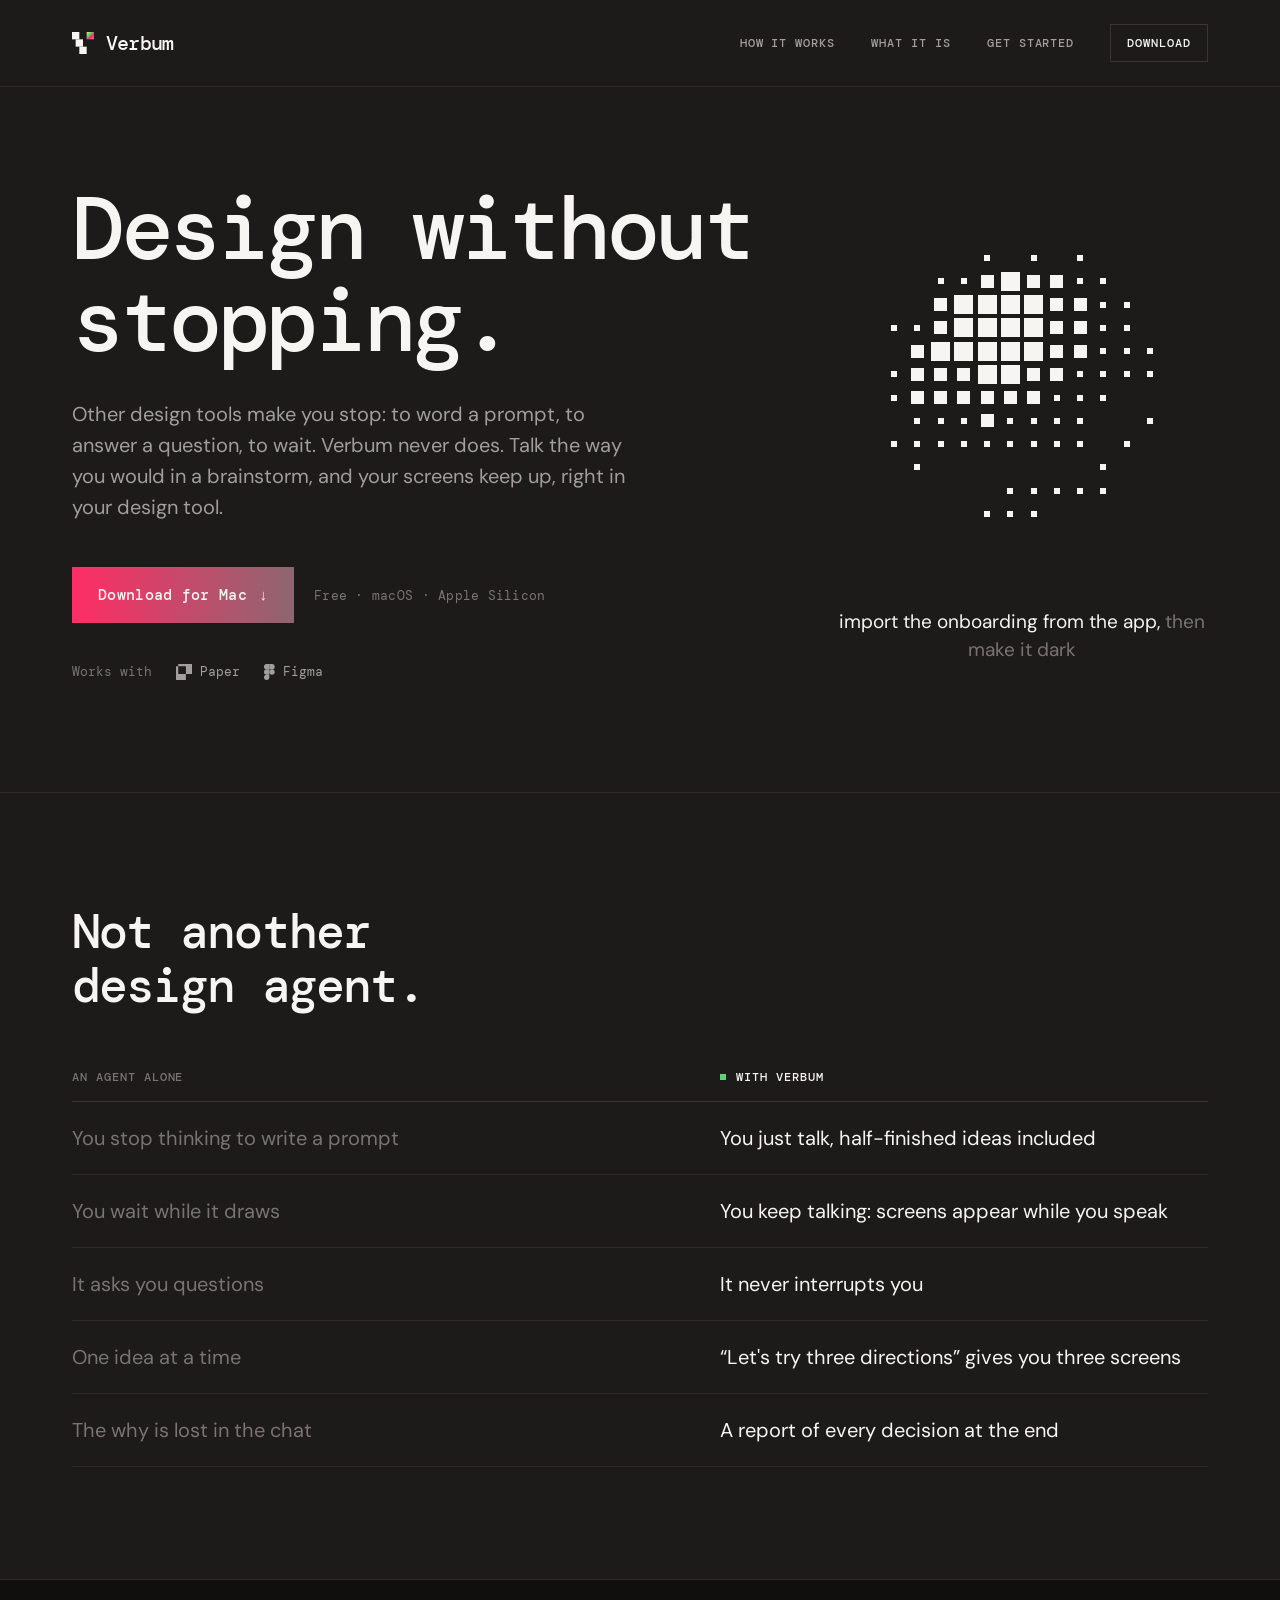
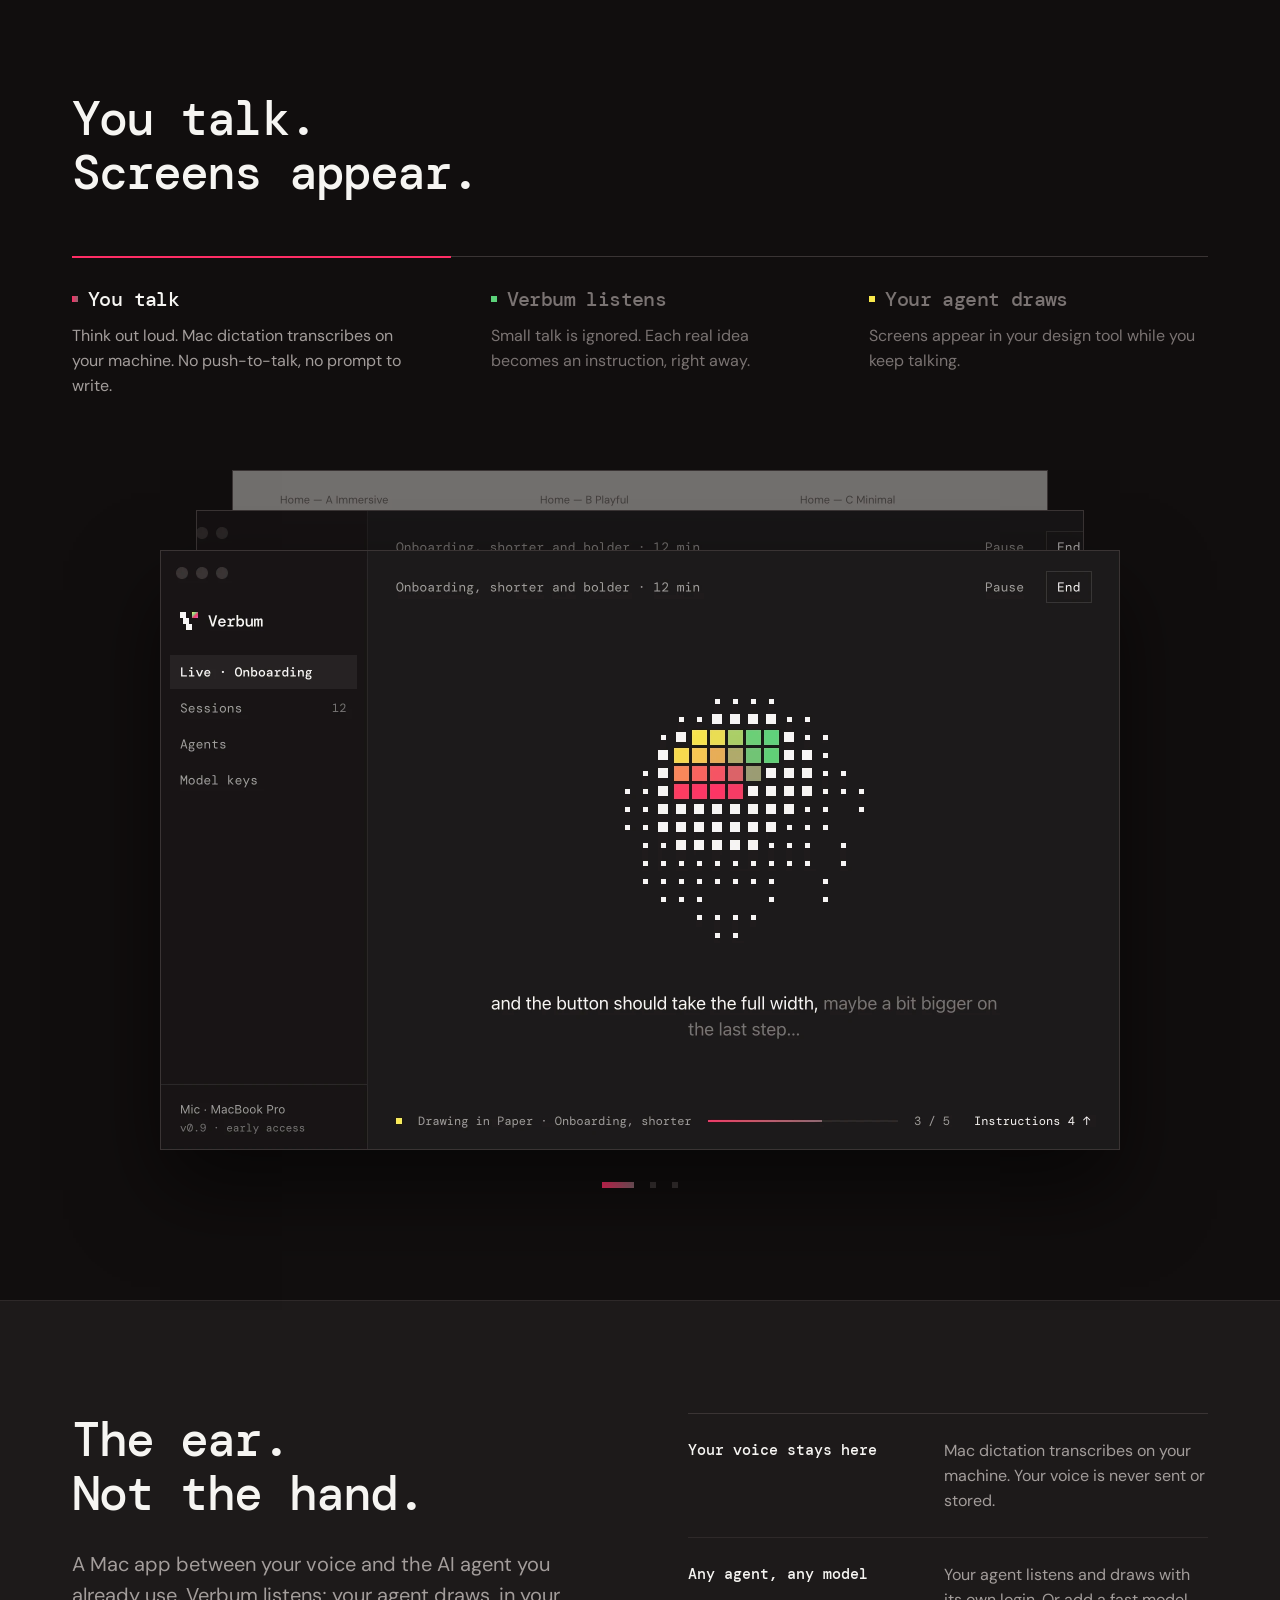
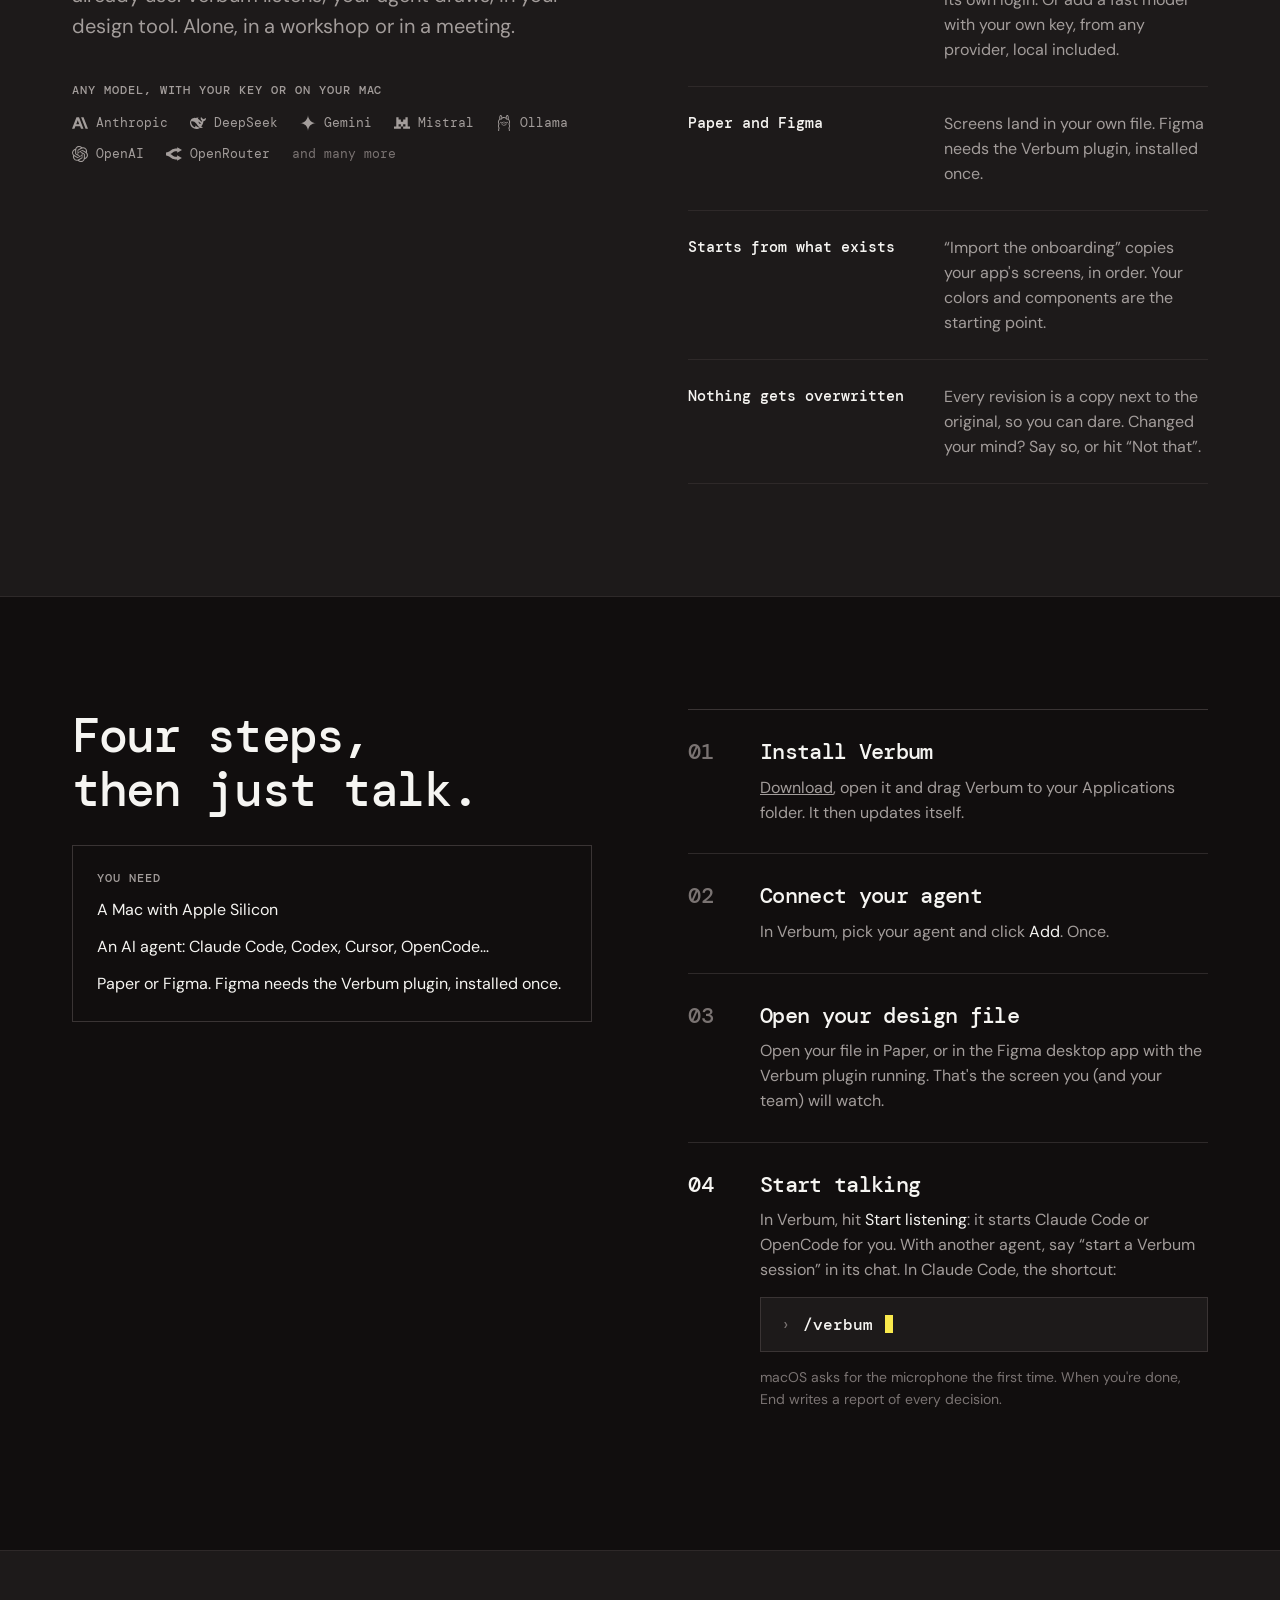
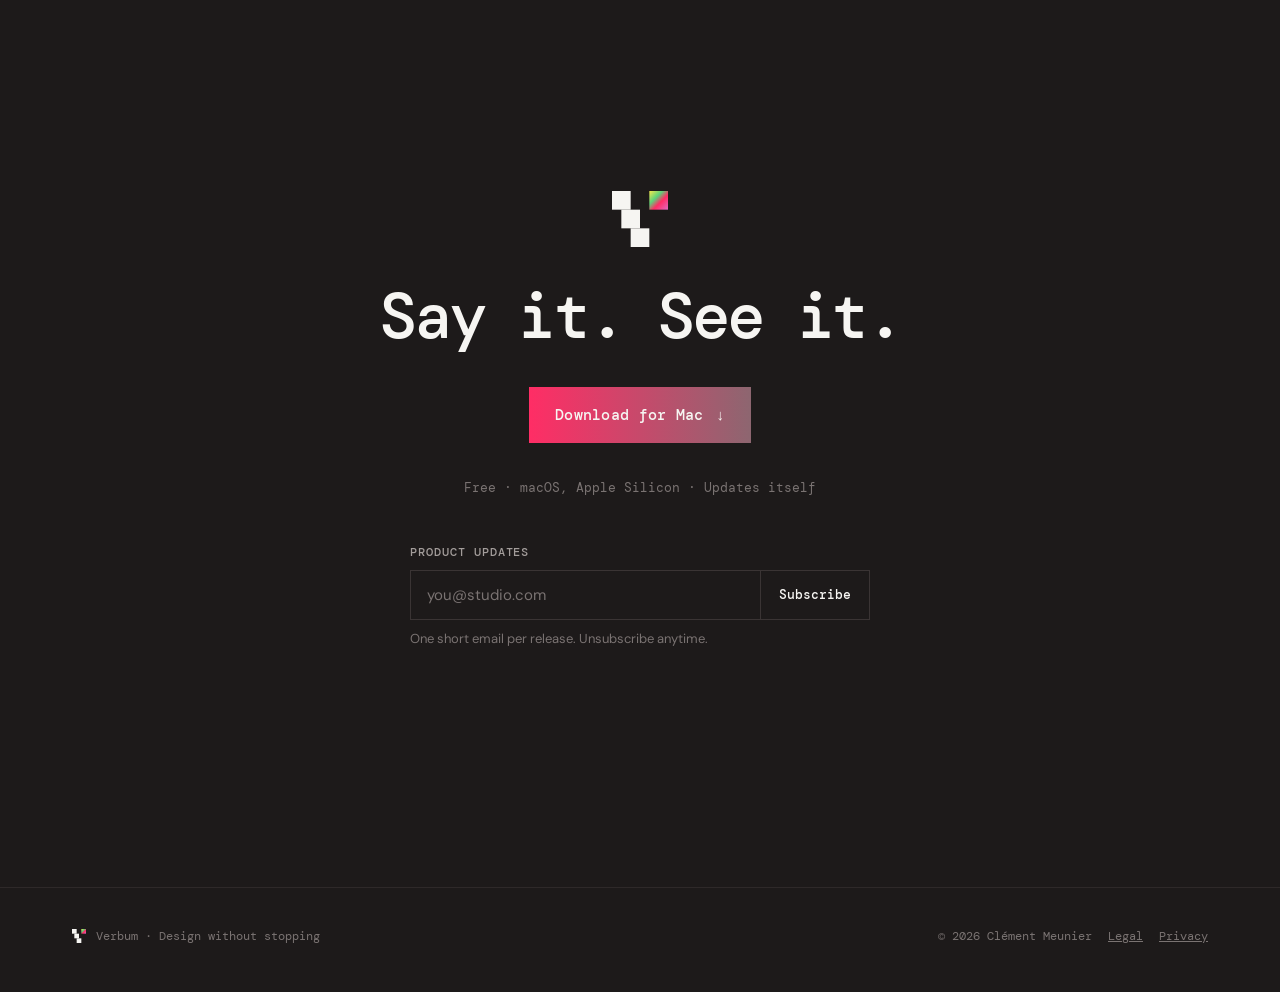
<file: index.html>
<!doctype html>
<html lang="en">
<head>
<meta charset="utf-8">
<meta name="viewport" content="width=device-width, initial-scale=1">
<title>Verbum — Design without stopping</title>
<meta name="description" content="Stop prompting. Think out loud. Stay in the flow. Verbum never makes you stop: talk, and your screens keep up, right in your design tool.">
<meta name="theme-color" content="#1D1A1A">
<link rel="canonical" href="https://verbum.design/">
<link rel="icon" href="icon.png">
<link rel="preload" href="fonts/dm-mono-latin-500-normal.woff2" as="font" type="font/woff2" crossorigin>
<link rel="stylesheet" href="style.css">
<style>
  /* Hero */
  .hero .wrap { display: flex; align-items: center; justify-content: space-between; gap: 64px; padding-top: 96px; padding-bottom: 112px; }
  .hero-text { max-width: 700px; display: flex; flex-direction: column; }
  .hero h1 { font: 500 88px/92px var(--mono); letter-spacing: -0.05em; }
  .hero .lead { margin-top: 32px; max-width: 560px; }
  .cta { display: flex; flex-wrap: wrap; align-items: center; gap: 14px 20px; margin-top: 44px; }
  .cta small { font: 13px var(--mono); letter-spacing: 0.02em; color: var(--faint); }
  /* Compatibility, not partnership: the tools' marks in one grey, after « Works with ». */
  .works { display: flex; flex-wrap: wrap; align-items: center; gap: 12px 24px; margin-top: 40px; font: 13px var(--mono); color: var(--faint); }
  .works .tool { display: inline-flex; align-items: center; gap: 8px; color: var(--muted); }
  .works svg { height: 16px; width: auto; fill: var(--muted); flex-shrink: 0; }
  .listen { flex: 1; display: flex; flex-direction: column; align-items: center; gap: 36px; min-width: 0; }
  .orb { width: min(420px, 100%); aspect-ratio: 1; }
  .orb canvas { display: block; width: 100%; height: 100%; }
  .phrase { min-height: 56px; max-width: 500px; text-align: center; font-size: 19px; line-height: 28px; }
  .phrase .rest { color: var(--faint); }
  .phrase .caret { display: inline-block; width: 0.5em; height: 1.05em; margin-left: 1px; vertical-align: -0.18em; background: var(--yellow); }
  .phrase.fade { opacity: 0; transition: opacity 0.4s; }
  /* On a phone, a .dmg is of no use: the link goes to the Mac (share sheet, AirDrop), or is copied. */
  .btn.ghost[hidden] { display: none; }
  .btn.ghost { background: transparent; border: 1px solid var(--line-strong); cursor: pointer; }
  .btn.ghost:hover { filter: none; border-color: var(--muted); }
  .btn.ghost svg { width: 14px; height: 14px; fill: none; stroke: currentColor; stroke-width: 1.4; }

  /* Agent alone vs Verbum */
  .head { display: flex; justify-content: space-between; align-items: flex-end; margin-bottom: 56px; }
  .compare { display: grid; grid-template-columns: 648px 1fr; }
  .compare > * { padding: 22px 0; border-bottom: 1px solid var(--line); font-size: 20px; line-height: 28px; }
  .compare > .th { padding: 0 0 16px; border-color: var(--line-strong); font: 500 12px var(--mono); letter-spacing: 0.08em; text-transform: uppercase; display: flex; align-items: center; gap: 10px; }
  .compare .was { color: var(--faint); }

  /* How it works: a gallery, tabs and dots bring a step to the front of the stack */
  .tabs { display: grid; grid-template-columns: repeat(3, 1fr); border-top: 1px solid var(--line-strong); }
  .tab { all: unset; cursor: pointer; display: flex; flex-direction: column; gap: 12px; padding: 28px 40px 0; border-top: 2px solid transparent; margin-top: -1px; }
  .tab:first-child { padding-left: 0; }
  .tab:last-child { padding-right: 0; }
  .tab:focus-visible { outline: 1.5px solid var(--text); outline-offset: 4px; }
  .tab .t { display: flex; align-items: center; gap: 10px; font: 500 20px var(--mono); letter-spacing: -0.03em; color: var(--faint); }
  .tab p { color: var(--faint); }
  .tab .short, .tab-now { display: none; }
  .tab[aria-selected="true"] { border-top-color: var(--c); }
  .tab[aria-selected="true"] .t { color: var(--text); }
  .tab[aria-selected="true"] p { color: var(--muted); }
  .tab:hover .t { color: var(--text); }
  .stack { container-type: inline-size; position: relative; width: min(960px, 100%); aspect-ratio: 960 / 680; margin: 72px auto 0; }
  .card { position: absolute; margin: 0; height: 62.5cqw; overflow: hidden; border: 1px solid var(--line-strong); background: var(--black); cursor: pointer;
    transition: top 0.45s cubic-bezier(.2,.7,.2,1), left 0.45s cubic-bezier(.2,.7,.2,1), width 0.45s cubic-bezier(.2,.7,.2,1); }
  .card img { position: absolute; top: 0; left: 50%; width: 100cqw; height: auto; transform: translateX(-50%); display: block; }
  /* Behind, the canvas shows its screens' names rather than its empty top. */
  .card[data-step="2"]:not([data-pos="0"]) img { top: -3.5cqw; }
  .card::after { content: ""; position: absolute; inset: 0; background: var(--deep); opacity: 0; transition: opacity 0.45s; pointer-events: none; }
  .card[data-pos="0"] { top: 8.333cqw; left: 0; width: 100cqw; z-index: 3; cursor: default; box-shadow: 0 40px 80px rgba(0, 0, 0, 0.55); }
  .card[data-pos="1"] { top: 4.167cqw; left: 3.75cqw; width: 92.5cqw; z-index: 2; }
  .card[data-pos="1"]::after { opacity: 0.35; }
  .card[data-pos="2"] { top: 0; left: 7.5cqw; width: 85cqw; z-index: 1; }
  .card[data-pos="2"]::after { opacity: 0.55; }
  .dots { display: flex; justify-content: center; align-items: center; gap: 16px; margin-top: 32px; }
  .dot { all: unset; cursor: pointer; width: 6px; height: 6px; background: var(--line-strong); transition: width 0.3s; }
  .dot[aria-current="true"] { width: 32px; background: var(--c); }
  .dot:focus-visible { outline: 1.5px solid var(--text); outline-offset: 4px; }
  @media (prefers-reduced-motion: reduce) { .card, .card::after, .dot { transition: none; } }

  /* What Verbum is, and getting started: rows on the right */
  /* The model providers, as in the hero: grey marks, alphabetical, none first. */
  .models { display: flex; flex-direction: column; gap: 16px; padding-top: 12px; }
  .models .works { margin-top: 0; gap: 14px 22px; }
  .rows > div { display: flex; gap: 24px; padding: 24px 0; border-bottom: 1px solid var(--line); }
  .rows dt { width: 232px; flex-shrink: 0; font: 500 15px/25px var(--mono); }
  .rows dd { margin: 0; color: var(--muted); line-height: 25px; }
  .need { display: flex; flex-direction: column; gap: 12px; padding: 24px; border: 1px solid var(--line-strong); }
  .need ul { list-style: none; padding: 0; margin: 0; display: flex; flex-direction: column; gap: 12px; }
  ol.steps { list-style: none; counter-reset: s; padding: 0; margin: 0; }
  ol.steps li { counter-increment: s; display: flex; gap: 24px; padding: 28px 0; border-bottom: 1px solid var(--line); }
  ol.steps li:last-child { border: 0; }
  ol.steps li::before { content: counter(s, decimal-leading-zero); width: 48px; flex-shrink: 0; font: 500 22px/1.25 var(--mono); color: var(--faint); }
  ol.steps li:last-child::before { color: var(--text); }
  ol.steps .body { display: flex; flex-direction: column; gap: 10px; color: var(--muted); }
  ol.steps .body .h3 { color: var(--text); }
  ol.steps .body b { font-weight: 400; color: var(--text); }
  .cmd { display: flex; align-items: center; gap: 12px; padding: 16px 20px; margin: 4px 0; background: var(--black); border: 1px solid var(--line-strong); font: 500 16px var(--mono); color: var(--text); }
  .cmd::before { content: "›"; color: var(--faint); font-weight: 400; }
  .cmd::after { content: ""; width: 8px; height: 18px; background: var(--yellow); }
  .note { font-size: 14px; line-height: 22px; color: var(--faint); }

  /* Closing call, then product updates */
  .closing { display: flex; flex-direction: column; align-items: center; text-align: center; gap: 36px; padding-top: 128px; padding-bottom: 128px; }
  .closing svg { width: 56px; height: 56px; }
  .closing h2 { font: 500 64px/68px var(--mono); letter-spacing: -0.05em; }
  .closing .nw { white-space: nowrap; }
  .closing small { font: 13px var(--mono); color: var(--faint); }
  /* Release notes by email (Buttondown): its plain form, no script or cookie; Buttondown asks to confirm by email. */
  .news { width: min(460px, 100%); display: flex; flex-direction: column; gap: 10px; margin-top: 12px; text-align: left; }
  .news form { display: flex; border: 1px solid var(--line-strong); }
  .news input { flex: 1; min-width: 0; padding: 14px 16px; background: transparent; border: 0; color: var(--text); font: 15px var(--sans); }
  .news input::placeholder { color: var(--faint); }
  .news button { padding: 14px 18px; background: transparent; border: 0; border-left: 1px solid var(--line-strong); color: var(--text); font: 500 13px var(--mono); cursor: pointer; }
  .news button:hover { background: #262222; }
  .news small { font: 13px var(--sans); color: var(--faint); }

  @media (max-width: 1100px) {
    .hero .wrap { flex-direction: column; align-items: flex-start; padding-top: 72px; }
    .listen { align-self: stretch; }
    .compare { grid-template-columns: 1fr 1fr; column-gap: 24px; }
  }
  @media (max-width: 700px) {
    .hero h1 { font-size: 52px; line-height: 56px; }
    .head { margin-bottom: 40px; }
    .compare { grid-template-columns: 1fr; }
    .cta { flex-direction: column; align-items: stretch; gap: 12px; margin-top: 36px; }
    .btn { justify-content: center; }
    .cta small { text-align: center; padding-top: 4px; }
    .hero .works { justify-content: center; margin-top: 28px; }
    /* Each pair stays a pair: the agent-alone way, struck through, above the Verbum way. */
    .compare > .th { display: none; }
    .compare > * { font-size: 19px; line-height: 27px; }
    .compare .was { padding: 20px 0 6px; border: 0; font-size: 15px; line-height: 22px; text-decoration: line-through; text-decoration-color: var(--line-strong); }
    .compare .was + * { padding-top: 0; }
    /* Three short tabs on one line, the active step's text below them. */
    .tab, .tab:first-child, .tab:last-child { padding: 14px 0 0; }
    .tabs { column-gap: 12px; }
    .tab .t { font-size: 13px; letter-spacing: 0; gap: 8px; }
    .tab p, .tab .full { display: none; }
    .tab .short { display: inline; }
    .tab-now { display: block; margin-top: 20px; color: var(--muted); }
    .stack { margin-top: 32px; }
    /* The step number moves onto the title's line, the text gets the full width. */
    ol.steps li { position: relative; display: block; padding: 24px 0; }
    ol.steps li::before { position: absolute; left: 0; top: 24px; font-size: 14px; line-height: 25px; }
    ol.steps .body .h3 { padding-left: 32px; font-size: 20px; }
    .rows > div { flex-direction: column; gap: 4px; }
    .closing { padding-top: 88px; padding-bottom: 88px; gap: 24px; }
    .closing .btn, .closing .news { align-self: stretch; width: auto; }
    .closing h2 { font-size: 44px; line-height: 48px; }
  }
</style>
<!-- Page views and Download clicks, counted by GoatCounter: no cookies, no personal data (see privacy). -->
<script data-goatcounter="https://verbum.goatcounter.com/count" async src="https://gc.zgo.at/count.js"></script>
</head>
<body>
<svg width="0" height="0" style="position:absolute" aria-hidden="true">
  <defs>
    <linearGradient id="paint" x1="0" y1="0" x2="1" y2="1"><stop offset="0" stop-color="#F9E94C"/><stop offset=".35" stop-color="#5CD27A"/><stop offset=".6" stop-color="#FF2D65"/><stop offset="1" stop-color="#E06BC3"/></linearGradient>
    <symbol id="pixel-v" viewBox="0 0 18 18"><rect width="6" height="6" fill="#F6F5F2"/><rect x="3" y="6" width="6" height="6" fill="#F6F5F2"/><rect x="6" y="12" width="6" height="6" fill="#F6F5F2"/><rect x="12" width="6" height="6" fill="url(#paint)"/></symbol>
  </defs>
</svg>

<header class="nav">
  <div class="wrap">
    <a class="brand" href="/"><svg aria-hidden="true"><use href="#pixel-v"/></svg>Verbum</a>
    <nav class="links" aria-label="Main">
      <a href="#how">How it works</a>
      <a href="#what">What it is</a>
      <a href="#start">Get started</a>
      <a class="outline" href="https://github.com/cpdmeunier/verbum-releases/releases/latest/download/Verbum-mac-arm64.dmg" data-goatcounter-click="download-nav">Download</a>
    </nav>
  </div>
</header>

<main>
  <div class="hero">
    <div class="wrap">
      <div class="hero-text">
        <h1>Design without stopping.</h1>
        <p class="lead">Other design tools make you stop: to word a prompt, to answer a question, to wait. Verbum never does. Talk the way you would in a brainstorm, and your screens keep up, right in your design tool.</p>
        <div class="cta">
          <a class="btn" href="https://github.com/cpdmeunier/verbum-releases/releases/latest/download/Verbum-mac-arm64.dmg" data-goatcounter-click="download-hero">Download for Mac <span aria-hidden="true">↓</span></a>
          <button class="btn ghost share" type="button" hidden><svg viewBox="0 0 14 14" aria-hidden="true"><path d="M7 1v8M3.5 4.5 7 1l3.5 3.5M1.5 8v4.5h11V8"/></svg><span>Send the link to my Mac</span></button>
          <small>Free · macOS · Apple Silicon</small>
        </div>
        <p class="works">Works with
          <span class="tool"><svg viewBox="0 0 21 21" aria-hidden="true"><path d="M3 0H21V13H13V3H3ZM0 3H3V13H13V21H0Z"/></svg>Paper</span>
          <span class="tool"><svg viewBox="0 0 38 57" aria-hidden="true"><path d="M19 28.5a9.5 9.5 0 1 1 19 0 9.5 9.5 0 0 1-19 0z"/><path d="M0 47.5A9.5 9.5 0 0 1 9.5 38H19v9.5a9.5 9.5 0 1 1-19 0z"/><path d="M19 0v19h9.5a9.5 9.5 0 1 0 0-19H19z"/><path d="M0 9.5A9.5 9.5 0 0 0 9.5 19H19V0H9.5A9.5 9.5 0 0 0 0 9.5z"/><path d="M0 28.5A9.5 9.5 0 0 0 9.5 38H19V19H9.5A9.5 9.5 0 0 0 0 28.5z"/></svg>Figma</span>
        </p>
      </div>
      <!-- The orb of the app (orb.js), breathing with a voice that says the phrases below, as in a session. -->
      <div class="listen" aria-hidden="true">
        <div class="orb" id="orbBox"><canvas id="orb"></canvas></div>
        <p class="phrase" id="phrase">import the onboarding from the app, <span class="rest">then make it dark</span></p>
      </div>
    </div>
  </div>

  <section id="why">
    <div class="wrap">
      <div class="head"><h2 class="h2">Not another<br>design agent.</h2></div>
      <div class="compare">
        <div class="th faint">An agent alone</div>
        <div class="th"><span class="sq" style="background:var(--green)"></span>With Verbum</div>
        <div class="was">You stop thinking to write a prompt</div><div>You just talk, half-finished ideas included</div>
        <div class="was">You wait while it draws</div><div>You keep talking: screens appear while you speak</div>
        <div class="was">It asks you questions</div><div>It never interrupts you</div>
        <div class="was">One idea at a time</div><div>“Let's try three directions” gives you three screens</div>
        <div class="was">The why is lost in the chat</div><div>A report of every decision at the end</div>
      </div>
    </div>
  </section>

  <section id="how" class="deep">
    <div class="wrap">
      <div class="head"><h2 class="h2">You talk.<br>Screens appear.</h2></div>
      <div class="tabs" role="tablist" aria-label="How it works">
        <button class="tab" role="tab" id="tab-0" aria-selected="true" aria-controls="stack" style="--c:var(--pink)">
          <span class="t"><span class="sq" style="background:linear-gradient(90deg,#FF2D65,#8D6670)"></span>You talk</span>
          <p>Think out loud. Mac dictation transcribes on your machine. No push-to-talk, no prompt to write.</p>
        </button>
        <button class="tab" role="tab" id="tab-1" aria-selected="false" aria-controls="stack" tabindex="-1" style="--c:var(--green)">
          <span class="t"><span class="sq" style="background:var(--green)"></span><span class="full">Verbum listens</span><span class="short">Listens</span></span>
          <p>Small talk is ignored. Each real idea becomes an instruction, right away.</p>
        </button>
        <button class="tab" role="tab" id="tab-2" aria-selected="false" aria-controls="stack" tabindex="-1" style="--c:var(--yellow)">
          <span class="t"><span class="sq" style="background:var(--yellow)"></span><span class="full">Your agent draws</span><span class="short">Draws</span></span>
          <p>Screens appear in your design tool while you keep talking.</p>
        </button>
      </div>
      <p class="tab-now" aria-hidden="true"></p>
      <div class="stack" id="stack" role="tabpanel" aria-labelledby="tab-0">
        <figure class="card" data-step="0" data-pos="0"><img src="img/step-1-you-talk.webp" width="1920" height="1200" alt="Verbum's window during a session: the orb breathes with your voice, above the sentence it just heard."></figure>
        <figure class="card" data-step="1" data-pos="1"><img src="img/step-2-verbum-listens.webp" width="1920" height="1200" alt="Verbum's instructions: each idea you said, with its screens marked done, drawing or next." loading="lazy"></figure>
        <figure class="card" data-step="2" data-pos="2"><img src="img/step-3-your-agent-draws.webp" width="1920" height="1200" alt="A design file where three directions for a meditation app arrive, with Verbum's floating bar showing 3 of 5 screens drawn." loading="lazy"></figure>
      </div>
      <div class="dots">
        <button class="dot" aria-label="You talk" aria-current="true" style="--c:var(--act)"></button>
        <button class="dot" aria-label="Verbum listens" aria-current="false" style="--c:var(--green)"></button>
        <button class="dot" aria-label="Your agent draws" aria-current="false" style="--c:var(--yellow)"></button>
      </div>
    </div>
  </section>

  <section id="what">
    <div class="wrap split">
      <div>
        <h2 class="h2">The ear.<br>Not the hand.</h2>
        <p class="lead">A Mac app between your voice and the AI agent you already use. Verbum listens; your agent draws, in your design tool. Alone, in a workshop or in a meeting.</p>
        <div class="models">
          <span class="label">Any model, with your key or on your Mac</span>
          <p class="works">
            <span class="tool"><svg viewBox="0 0 24 24" aria-hidden="true"><path d="M17.3041 3.541h-3.6718l6.696 16.918H24Zm-10.6082 0L0 20.459h3.7442l1.3693-3.5527h7.0052l1.3693 3.5528h3.7442L10.5363 3.5409Zm-.3712 10.2232 2.2914-5.9456 2.2914 5.9456Z"/></svg>Anthropic</span>
            <span class="tool"><svg viewBox="0 0 24 24" aria-hidden="true"><path d="M23.748 4.651c-.254-.124-.364.113-.512.233-.051.04-.094.09-.137.137-.372.397-.806.657-1.373.626-.829-.046-1.537.214-2.163.848-.133-.782-.575-1.248-1.247-1.548-.352-.155-.708-.311-.955-.65-.172-.24-.219-.509-.305-.774-.055-.16-.11-.323-.293-.35-.2-.031-.278.136-.356.276-.313.572-.434 1.202-.422 1.84.027 1.436.633 2.58 1.838 3.393.137.094.172.187.129.323-.082.28-.18.553-.266.833-.055.179-.137.218-.328.14a5.5 5.5 0 0 1-1.737-1.179c-.857-.828-1.631-1.743-2.597-2.46a12 12 0 0 0-.689-.47c-.985-.957.13-1.743.387-1.836.27-.098.094-.433-.778-.428-.872.003-1.67.295-2.687.685a3 3 0 0 1-.465.136 9.6 9.6 0 0 0-2.883-.101c-1.885.21-3.39 1.1-4.497 2.622C.082 8.776-.231 10.854.152 13.02c.403 2.284 1.568 4.175 3.36 5.653 1.857 1.533 3.997 2.284 6.438 2.14 1.482-.085 3.132-.284 4.994-1.86.47.234.962.328 1.78.398.629.058 1.235-.031 1.705-.129.735-.155.684-.836.418-.961-2.155-1.004-1.682-.595-2.112-.926 1.095-1.295 2.768-3.598 3.284-6.733.05-.346.115-.834.108-1.114-.004-.171.035-.238.23-.257a4.2 4.2 0 0 0 1.545-.475c1.397-.763 1.96-2.016 2.093-3.517.02-.23-.004-.467-.247-.588M11.58 18.168c-2.088-1.642-3.101-2.183-3.52-2.16-.39.024-.32.472-.234.763.09.288.207.487.371.74.114.167.192.416-.113.603-.673.416-1.842-.14-1.897-.168-1.361-.801-2.5-1.86-3.301-3.306-.775-1.393-1.225-2.888-1.299-4.482-.02-.385.094-.522.477-.592a4.7 4.7 0 0 1 1.53-.038c2.131.311 3.946 1.264 5.467 2.774.868.86 1.525 1.887 2.202 2.89.72 1.066 1.494 2.082 2.48 2.915.348.291.626.513.892.677-.802.09-2.14.109-3.055-.615zm1.001-6.44a.306.306 0 0 1 .415-.287.3.3 0 0 1 .113.074.3.3 0 0 1 .086.214c0 .17-.136.307-.308.307a.303.303 0 0 1-.306-.307m3.11 1.596c-.2.081-.4.151-.591.16a1.25 1.25 0 0 1-.798-.254c-.274-.23-.47-.358-.551-.758a1.7 1.7 0 0 1 .015-.588c.07-.327-.007-.537-.238-.727-.188-.156-.426-.199-.689-.199a.6.6 0 0 1-.254-.078.253.253 0 0 1-.114-.358 1 1 0 0 1 .192-.21c.356-.202.767-.136 1.146.016.352.144.618.408 1.001.782.392.451.462.576.685.915.176.264.336.536.446.848.066.194-.02.353-.25.45"/></svg>DeepSeek</span>
            <span class="tool"><svg viewBox="0 0 24 24" aria-hidden="true"><path d="M11.04 19.32Q12 21.51 12 24q0-2.49.93-4.68.96-2.19 2.58-3.81t3.81-2.55Q21.51 12 24 12q-2.49 0-4.68-.93a12.3 12.3 0 0 1-3.81-2.58 12.3 12.3 0 0 1-2.58-3.81Q12 2.49 12 0q0 2.49-.96 4.68-.93 2.19-2.55 3.81a12.3 12.3 0 0 1-3.81 2.58Q2.49 12 0 12q2.49 0 4.68.96 2.19.93 3.81 2.55t2.55 3.81"/></svg>Gemini</span>
            <span class="tool"><svg viewBox="0 0 24 24" aria-hidden="true"><path d="M17.143 3.429v3.428h-3.429v3.429h-3.428V6.857H6.857V3.43H3.43v13.714H0v3.428h10.286v-3.428H6.857v-3.429h3.429v3.429h3.429v-3.429h3.428v3.429h-3.428v3.428H24v-3.428h-3.43V3.429z"/></svg>Mistral</span>
            <span class="tool"><svg viewBox="0 0 24 24" aria-hidden="true"><path d="M16.361 10.26a.894.894 0 0 0-.558.47l-.072.148.001.207c0 .193.004.217.059.353.076.193.152.312.291.448.24.238.51.3.872.205a.86.86 0 0 0 .517-.436.752.752 0 0 0 .08-.498c-.064-.453-.33-.782-.724-.897a1.06 1.06 0 0 0-.466 0zm-9.203.005c-.305.096-.533.32-.65.639a1.187 1.187 0 0 0-.06.52c.057.309.31.59.598.667.362.095.632.033.872-.205.14-.136.215-.255.291-.448.055-.136.059-.16.059-.353l.001-.207-.072-.148a.894.894 0 0 0-.565-.472 1.02 1.02 0 0 0-.474.007Zm4.184 2c-.131.071-.223.25-.195.383.031.143.157.288.353.407.105.063.112.072.117.136.004.038-.01.146-.029.243-.02.094-.036.194-.036.222.002.074.07.195.143.253.064.052.076.054.255.059.164.005.198.001.264-.03.169-.082.212-.234.15-.525-.052-.243-.042-.28.087-.355.137-.08.281-.219.324-.314a.365.365 0 0 0-.175-.48.394.394 0 0 0-.181-.033c-.126 0-.207.03-.355.124l-.085.053-.053-.032c-.219-.13-.259-.145-.391-.143a.396.396 0 0 0-.193.032zm.39-2.195c-.373.036-.475.05-.654.086-.291.06-.68.195-.951.328-.94.46-1.589 1.226-1.787 2.114-.04.176-.045.234-.045.53 0 .294.005.357.043.524.264 1.16 1.332 2.017 2.714 2.173.3.033 1.596.033 1.896 0 1.11-.125 2.064-.727 2.493-1.571.114-.226.169-.372.22-.602.039-.167.044-.23.044-.523 0-.297-.005-.355-.045-.531-.288-1.29-1.539-2.304-3.072-2.497a6.873 6.873 0 0 0-.855-.031zm.645.937a3.283 3.283 0 0 1 1.44.514c.223.148.537.458.671.662.166.251.26.508.303.82.02.143.01.251-.043.482-.08.345-.332.705-.672.957a3.115 3.115 0 0 1-.689.348c-.382.122-.632.144-1.525.138-.582-.006-.686-.01-.853-.042-.57-.107-1.022-.334-1.35-.68-.264-.28-.385-.535-.45-.946-.03-.192.025-.509.137-.776.136-.326.488-.73.836-.963.403-.269.934-.46 1.422-.512.187-.02.586-.02.773-.002zm-5.503-11a1.653 1.653 0 0 0-.683.298C5.617.74 5.173 1.666 4.985 2.819c-.07.436-.119 1.04-.119 1.503 0 .544.064 1.24.155 1.721.02.107.031.202.023.208a8.12 8.12 0 0 1-.187.152 5.324 5.324 0 0 0-.949 1.02 5.49 5.49 0 0 0-.94 2.339 6.625 6.625 0 0 0-.023 1.357c.091.78.325 1.438.727 2.04l.13.195-.037.064c-.269.452-.498 1.105-.605 1.732-.084.496-.095.629-.095 1.294 0 .67.009.803.088 1.266.095.555.288 1.143.503 1.534.071.128.243.393.264.407.007.003-.014.067-.046.141a7.405 7.405 0 0 0-.548 1.873c-.062.417-.071.552-.071.991 0 .56.031.832.148 1.279L3.42 24h1.478l-.05-.091c-.297-.552-.325-1.575-.068-2.597.117-.472.25-.819.498-1.296l.148-.29v-.177c0-.165-.003-.184-.057-.293a.915.915 0 0 0-.194-.25 1.74 1.74 0 0 1-.385-.543c-.424-.92-.506-2.286-.208-3.451.124-.486.329-.918.544-1.154a.787.787 0 0 0 .223-.531c0-.195-.07-.355-.224-.522a3.136 3.136 0 0 1-.817-1.729c-.14-.96.114-2.005.69-2.834.563-.814 1.353-1.336 2.237-1.475.199-.033.57-.028.776.01.226.04.367.028.512-.041.179-.085.268-.19.374-.431.093-.215.165-.333.36-.576.234-.29.46-.489.822-.729.413-.27.884-.467 1.352-.561.17-.035.25-.04.569-.04.319 0 .398.005.569.04a4.07 4.07 0 0 1 1.914.997c.117.109.398.457.488.602.034.057.095.177.132.267.105.241.195.346.374.43.14.068.286.082.503.045.343-.058.607-.053.943.016 1.144.23 2.14 1.173 2.581 2.437.385 1.108.276 2.267-.296 3.153-.097.15-.193.27-.333.419-.301.322-.301.722-.001 1.053.493.539.801 1.866.708 3.036-.062.772-.26 1.463-.533 1.854a2.096 2.096 0 0 1-.224.258.916.916 0 0 0-.194.25c-.054.109-.057.128-.057.293v.178l.148.29c.248.476.38.823.498 1.295.253 1.008.231 2.01-.059 2.581a.845.845 0 0 0-.044.098c0 .006.329.009.732.009h.73l.02-.074.036-.134c.019-.076.057-.3.088-.516.029-.217.029-1.016 0-1.258-.11-.875-.295-1.57-.597-2.226-.032-.074-.053-.138-.046-.141.008-.005.057-.074.108-.152.376-.569.607-1.284.724-2.228.031-.26.031-1.378 0-1.628-.083-.645-.182-1.082-.348-1.525a6.083 6.083 0 0 0-.329-.7l-.038-.064.131-.194c.402-.604.636-1.262.727-2.04a6.625 6.625 0 0 0-.024-1.358 5.512 5.512 0 0 0-.939-2.339 5.325 5.325 0 0 0-.95-1.02 8.097 8.097 0 0 1-.186-.152.692.692 0 0 1 .023-.208c.208-1.087.201-2.443-.017-3.503-.19-.924-.535-1.658-.98-2.082-.354-.338-.716-.482-1.15-.455-.996.059-1.8 1.205-2.116 3.01a6.805 6.805 0 0 0-.097.726c0 .036-.007.066-.015.066a.96.96 0 0 1-.149-.078A4.857 4.857 0 0 0 12 3.03c-.832 0-1.687.243-2.456.698a.958.958 0 0 1-.148.078c-.008 0-.015-.03-.015-.066a6.71 6.71 0 0 0-.097-.725C8.997 1.392 8.337.319 7.46.048a2.096 2.096 0 0 0-.585-.041Zm.293 1.402c.248.197.523.759.682 1.388.03.113.06.244.069.292.007.047.026.152.041.233.067.365.098.76.102 1.24l.002.475-.12.175-.118.178h-.278c-.324 0-.646.041-.954.124l-.238.06c-.033.007-.038-.003-.057-.144a8.438 8.438 0 0 1 .016-2.323c.124-.788.413-1.501.696-1.711.067-.05.079-.049.157.013zm9.825-.012c.17.126.358.46.498.888.28.854.36 2.028.212 3.145-.019.14-.024.151-.057.144l-.238-.06a3.693 3.693 0 0 0-.954-.124h-.278l-.119-.178-.119-.175.002-.474c.004-.669.066-1.19.214-1.772.157-.623.434-1.185.68-1.382.078-.062.09-.063.159-.012z"/></svg>Ollama</span>
            <span class="tool"><svg viewBox="0 0 24 24" aria-hidden="true"><path d="M22.2819 9.8211a5.9847 5.9847 0 0 0-.5157-4.9108 6.0462 6.0462 0 0 0-6.5098-2.9A6.0651 6.0651 0 0 0 4.9807 4.1818a5.9847 5.9847 0 0 0-3.9977 2.9 6.0462 6.0462 0 0 0 .7427 7.0966 5.98 5.98 0 0 0 .511 4.9107 6.051 6.051 0 0 0 6.5146 2.9001A5.9847 5.9847 0 0 0 13.2599 24a6.0557 6.0557 0 0 0 5.7718-4.2058 5.9894 5.9894 0 0 0 3.9977-2.9001 6.0557 6.0557 0 0 0-.7475-7.0729zm-9.022 12.6081a4.4755 4.4755 0 0 1-2.8764-1.0408l.1419-.0804 4.7783-2.7582a.7948.7948 0 0 0 .3927-.6813v-6.7369l2.02 1.1686a.071.071 0 0 1 .038.052v5.5826a4.504 4.504 0 0 1-4.4945 4.4944zm-9.6607-4.1254a4.4708 4.4708 0 0 1-.5346-3.0137l.142.0852 4.783 2.7582a.7712.7712 0 0 0 .7806 0l5.8428-3.3685v2.3324a.0804.0804 0 0 1-.0332.0615L9.74 19.9502a4.4992 4.4992 0 0 1-6.1408-1.6464zM2.3408 7.8956a4.485 4.485 0 0 1 2.3655-1.9728V11.6a.7664.7664 0 0 0 .3879.6765l5.8144 3.3543-2.0201 1.1685a.0757.0757 0 0 1-.071 0l-4.8303-2.7865A4.504 4.504 0 0 1 2.3408 7.872zm16.5963 3.8558L13.1038 8.364 15.1192 7.2a.0757.0757 0 0 1 .071 0l4.8303 2.7913a4.4944 4.4944 0 0 1-.6765 8.1042v-5.6772a.79.79 0 0 0-.407-.667zm2.0107-3.0231l-.142-.0852-4.7735-2.7818a.7759.7759 0 0 0-.7854 0L9.409 9.2297V6.8974a.0662.0662 0 0 1 .0284-.0615l4.8303-2.7866a4.4992 4.4992 0 0 1 6.6802 4.66zM8.3065 12.863l-2.02-1.1638a.0804.0804 0 0 1-.038-.0567V6.0742a4.4992 4.4992 0 0 1 7.3757-3.4537l-.142.0805L8.704 5.459a.7948.7948 0 0 0-.3927.6813zm1.0976-2.3654l2.602-1.4998 2.6069 1.4998v2.9994l-2.5974 1.4997-2.6067-1.4997Z"/></svg>OpenAI</span>
            <span class="tool"><svg viewBox="0 0 24 24" aria-hidden="true"><path d="M16.778 1.844v1.919q-.569-.026-1.138-.032-.708-.008-1.415.037c-1.93.126-4.023.728-6.149 2.237-2.911 2.066-2.731 1.95-4.14 2.75-.396.223-1.342.574-2.185.798-.841.225-1.753.333-1.751.333v4.229s.768.108 1.61.333c.842.224 1.789.575 2.185.799 1.41.798 1.228.683 4.14 2.75 2.126 1.509 4.22 2.11 6.148 2.236.88.058 1.716.041 2.555.005v1.918l7.222-4.168-7.222-4.17v2.176c-.86.038-1.611.065-2.278.021-1.364-.09-2.417-.357-3.979-1.465-2.244-1.593-2.866-2.027-3.68-2.508.889-.518 1.449-.906 3.822-2.59 1.56-1.109 2.614-1.377 3.978-1.466.667-.044 1.418-.017 2.278.02v2.176L24 6.014Z"/></svg>OpenRouter</span>
            <span>and many more</span>
          </p>
        </div>
      </div>
      <dl class="rows" style="margin:0">
        <div><dt>Your voice stays here</dt><dd>Mac dictation transcribes on your machine. Your voice is never sent or stored.</dd></div>
        <div><dt>Any agent, any model</dt><dd>Your agent listens and draws with its own login. Or add a fast model with your own key, from any provider, local included.</dd></div>
        <div><dt>Paper and Figma</dt><dd>Screens land in your own file. Figma needs the Verbum plugin, installed once.</dd></div>
        <div><dt>Starts from what exists</dt><dd>“Import the onboarding” copies your app's screens, in order. Your colors and components are the starting point.</dd></div>
        <div><dt>Nothing gets overwritten</dt><dd>Every revision is a copy next to the original, so you can dare. Changed your mind? Say so, or hit “Not that”.</dd></div>
      </dl>
    </div>
  </section>

  <section id="start" class="deep">
    <div class="wrap split">
      <div>
        <h2 class="h2">Four steps,<br>then just talk.</h2>
        <div class="need">
          <span class="label">You need</span>
          <ul>
            <li>A Mac with Apple Silicon</li>
            <li>An AI agent: Claude Code, Codex, Cursor, OpenCode…</li>
            <li>Paper or Figma. Figma needs the Verbum plugin, installed once.</li>
          </ul>
        </div>
      </div>
      <ol class="steps">
        <li><div class="body"><h3 class="h3">Install Verbum</h3><p><a href="https://github.com/cpdmeunier/verbum-releases/releases/latest/download/Verbum-mac-arm64.dmg" data-goatcounter-click="download-steps">Download</a>, open it and drag Verbum to your Applications folder. It then updates itself.</p></div></li>
        <li><div class="body"><h3 class="h3">Connect your agent</h3><p>In Verbum, pick your agent and click <b>Add</b>. Once.</p></div></li>
        <li><div class="body"><h3 class="h3">Open your design file</h3><p>Open your file in Paper, or in the Figma desktop app with the Verbum plugin running. That's the screen you (and your team) will watch.</p></div></li>
        <li><div class="body"><h3 class="h3">Start talking</h3>
          <p>In Verbum, hit <b>Start listening</b>: it starts Claude Code or OpenCode for you. With another agent, say “start a Verbum session” in its chat. In Claude Code, the shortcut:</p>
          <code class="cmd">/verbum</code>
          <p class="note">macOS asks for the microphone the first time. When you're done, End writes a report of every decision.</p>
        </div></li>
      </ol>
    </div>
  </section>

  <section>
    <div class="wrap closing">
      <svg aria-hidden="true"><use href="#pixel-v"/></svg>
      <h2><span class="nw">Say it.</span> <span class="nw">See it.</span></h2>
      <a class="btn" href="https://github.com/cpdmeunier/verbum-releases/releases/latest/download/Verbum-mac-arm64.dmg" data-goatcounter-click="download-closing">Download for Mac <span aria-hidden="true">↓</span></a>
      <button class="btn ghost share" type="button" hidden><svg viewBox="0 0 14 14" aria-hidden="true"><path d="M7 1v8M3.5 4.5 7 1l3.5 3.5M1.5 8v4.5h11V8"/></svg><span>Send the link to my Mac</span></button>
      <small>Free · macOS, Apple Silicon · Updates itself</small>
      <div class="news">
        <label class="label" for="news-email">Product updates</label>
        <form action="https://buttondown.com/api/emails/embed-subscribe/verbum" method="post" target="_blank">
          <input type="email" name="email" id="news-email" placeholder="you@studio.com" required>
          <button type="submit">Subscribe</button>
        </form>
        <small>One short email per release. Unsubscribe anytime.</small>
      </div>
    </div>
  </section>
</main>

<footer class="foot">
  <div class="wrap">
    <a class="brand" href="/"><svg aria-hidden="true"><use href="#pixel-v"/></svg>Verbum · Design without stopping</a>
    <nav aria-label="Legal"><span>© 2026 Clément Meunier</span><a href="legal">Legal</a><a href="privacy">Privacy</a></nav>
  </div>
</footer>

<script src="orb.js"></script>
<script src="site.js"></script>
</body>
</html>
</file>
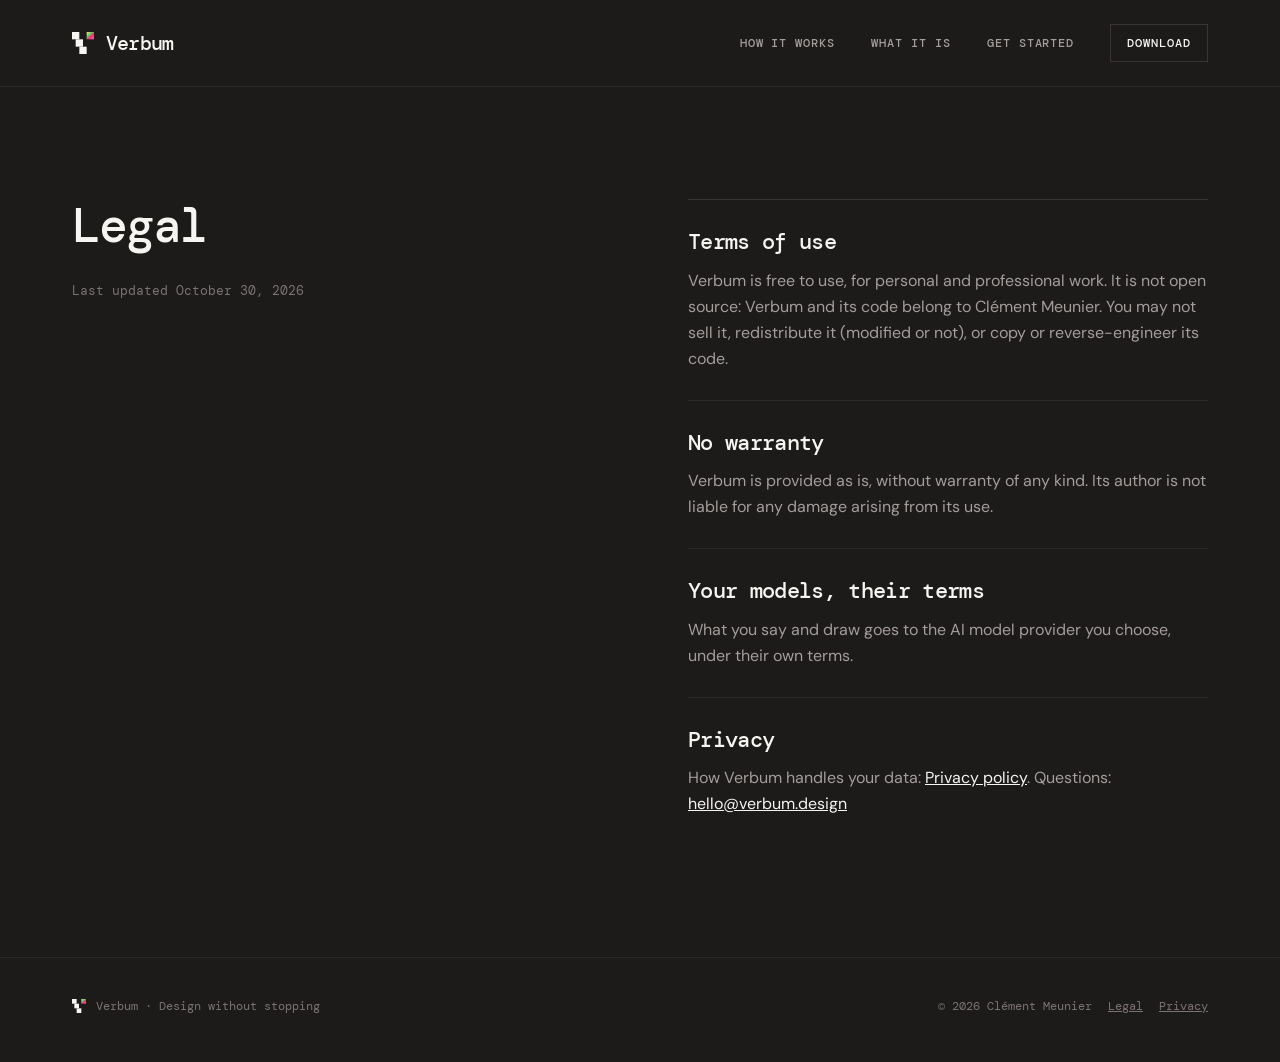
<file: legal.html>
<!doctype html>
<html lang="en">
<head>
<meta charset="utf-8">
<meta name="viewport" content="width=device-width, initial-scale=1">
<title>Verbum — Legal</title>
<meta name="description" content="Verbum's terms of use: free for personal and professional work, not open source, provided as is.">
<meta name="theme-color" content="#1D1A1A">
<link rel="canonical" href="https://verbum.design/legal">
<link rel="icon" href="icon.png">
<link rel="stylesheet" href="style.css">
<style>
  .legal .rows > div { display: flex; flex-direction: column; gap: 12px; padding: 28px 0; border-bottom: 1px solid var(--line); }
  .legal .rows > div:last-child { border: 0; }
  .legal .rows p { color: var(--muted); line-height: 26px; }
  .legal .rows a { color: var(--text); }
  .legal h1 { font: 500 48px/54px var(--mono); letter-spacing: -0.04em; }
</style>
<!-- Page views and Download clicks, counted by GoatCounter: no cookies, no personal data (see privacy). -->
<script data-goatcounter="https://verbum.goatcounter.com/count" async src="https://gc.zgo.at/count.js"></script>
</head>
<body>
<svg width="0" height="0" style="position:absolute" aria-hidden="true">
  <defs>
    <linearGradient id="paint" x1="0" y1="0" x2="1" y2="1"><stop offset="0" stop-color="#F9E94C"/><stop offset=".35" stop-color="#5CD27A"/><stop offset=".6" stop-color="#FF2D65"/><stop offset="1" stop-color="#E06BC3"/></linearGradient>
    <symbol id="pixel-v" viewBox="0 0 18 18"><rect width="6" height="6" fill="#F6F5F2"/><rect x="3" y="6" width="6" height="6" fill="#F6F5F2"/><rect x="6" y="12" width="6" height="6" fill="#F6F5F2"/><rect x="12" width="6" height="6" fill="url(#paint)"/></symbol>
  </defs>
</svg>

<header class="nav">
  <div class="wrap">
    <a class="brand" href="/"><svg aria-hidden="true"><use href="#pixel-v"/></svg>Verbum</a>
    <nav class="links" aria-label="Main">
      <a href="/#how">How it works</a>
      <a href="/#what">What it is</a>
      <a href="/#start">Get started</a>
      <a class="outline" href="https://github.com/cpdmeunier/verbum-releases/releases/latest/download/Verbum-mac-arm64.dmg" data-goatcounter-click="download-nav">Download</a>
    </nav>
  </div>
</header>

<main class="legal" style="border:0">
  <section style="border:0">
    <div class="wrap split">
      <div>
        <h1>Legal</h1>
        <span class="mono faint" style="font-size:13px">Last updated October 30, 2026</span>
      </div>
      <div class="rows">
        <div id="terms"><h2 class="h3">Terms of use</h2><p>Verbum is free to use, for personal and professional work. It is not open source: Verbum and its code belong to Clément Meunier. You may not sell it, redistribute it (modified or not), or copy or reverse-engineer its code.</p></div>
        <div><h2 class="h3">No warranty</h2><p>Verbum is provided as is, without warranty of any kind. Its author is not liable for any damage arising from its use.</p></div>
        <div><h2 class="h3">Your models, their terms</h2><p>What you say and draw goes to the AI model provider you choose, under their own terms.</p></div>
        <div><h2 class="h3">Privacy</h2><p>How Verbum handles your data: <a href="privacy">Privacy policy</a>. Questions: <a href="mailto:hello@verbum.design">hello@verbum.design</a></p></div>
      </div>
    </div>
  </section>
</main>

<footer class="foot">
  <div class="wrap">
    <a class="brand" href="/"><svg aria-hidden="true"><use href="#pixel-v"/></svg>Verbum · Design without stopping</a>
    <nav aria-label="Legal"><span>© 2026 Clément Meunier</span><a href="legal">Legal</a><a href="privacy">Privacy</a></nav>
  </div>
</footer>
</body>
</html>
</file>
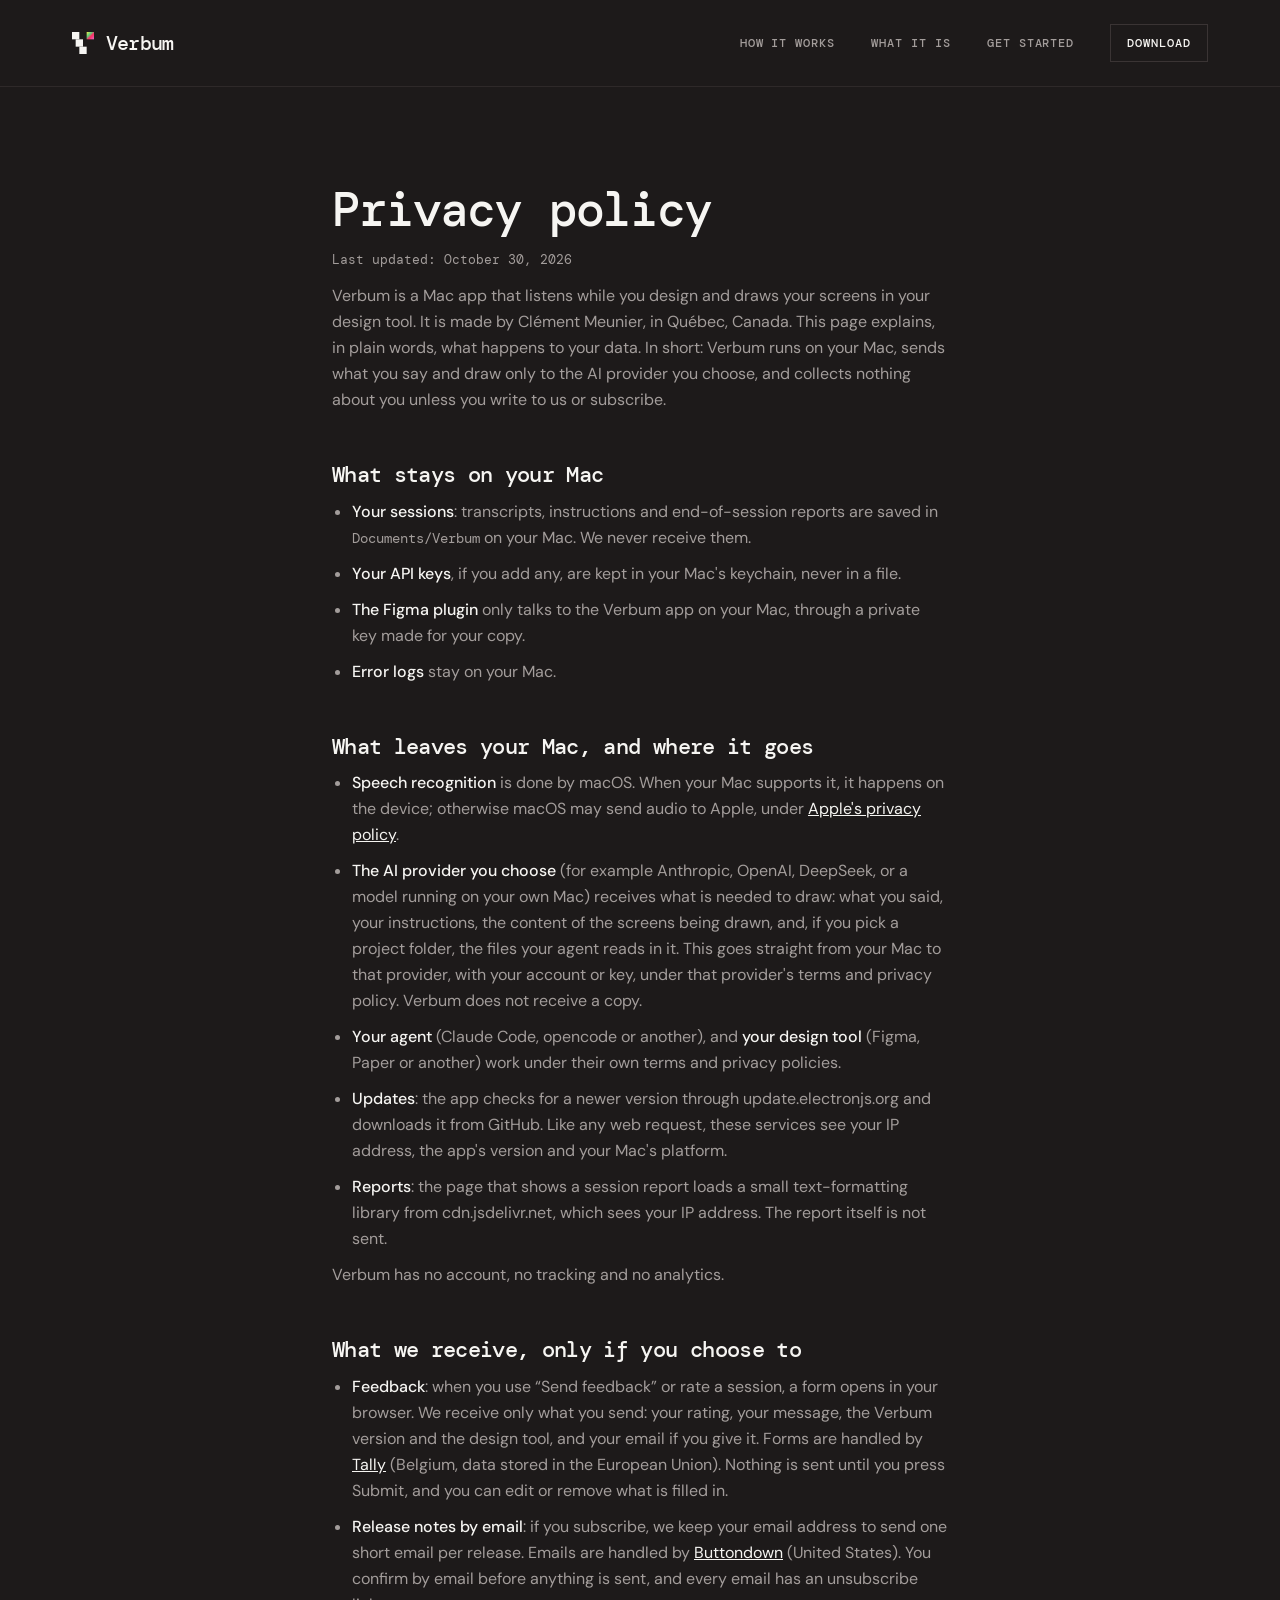
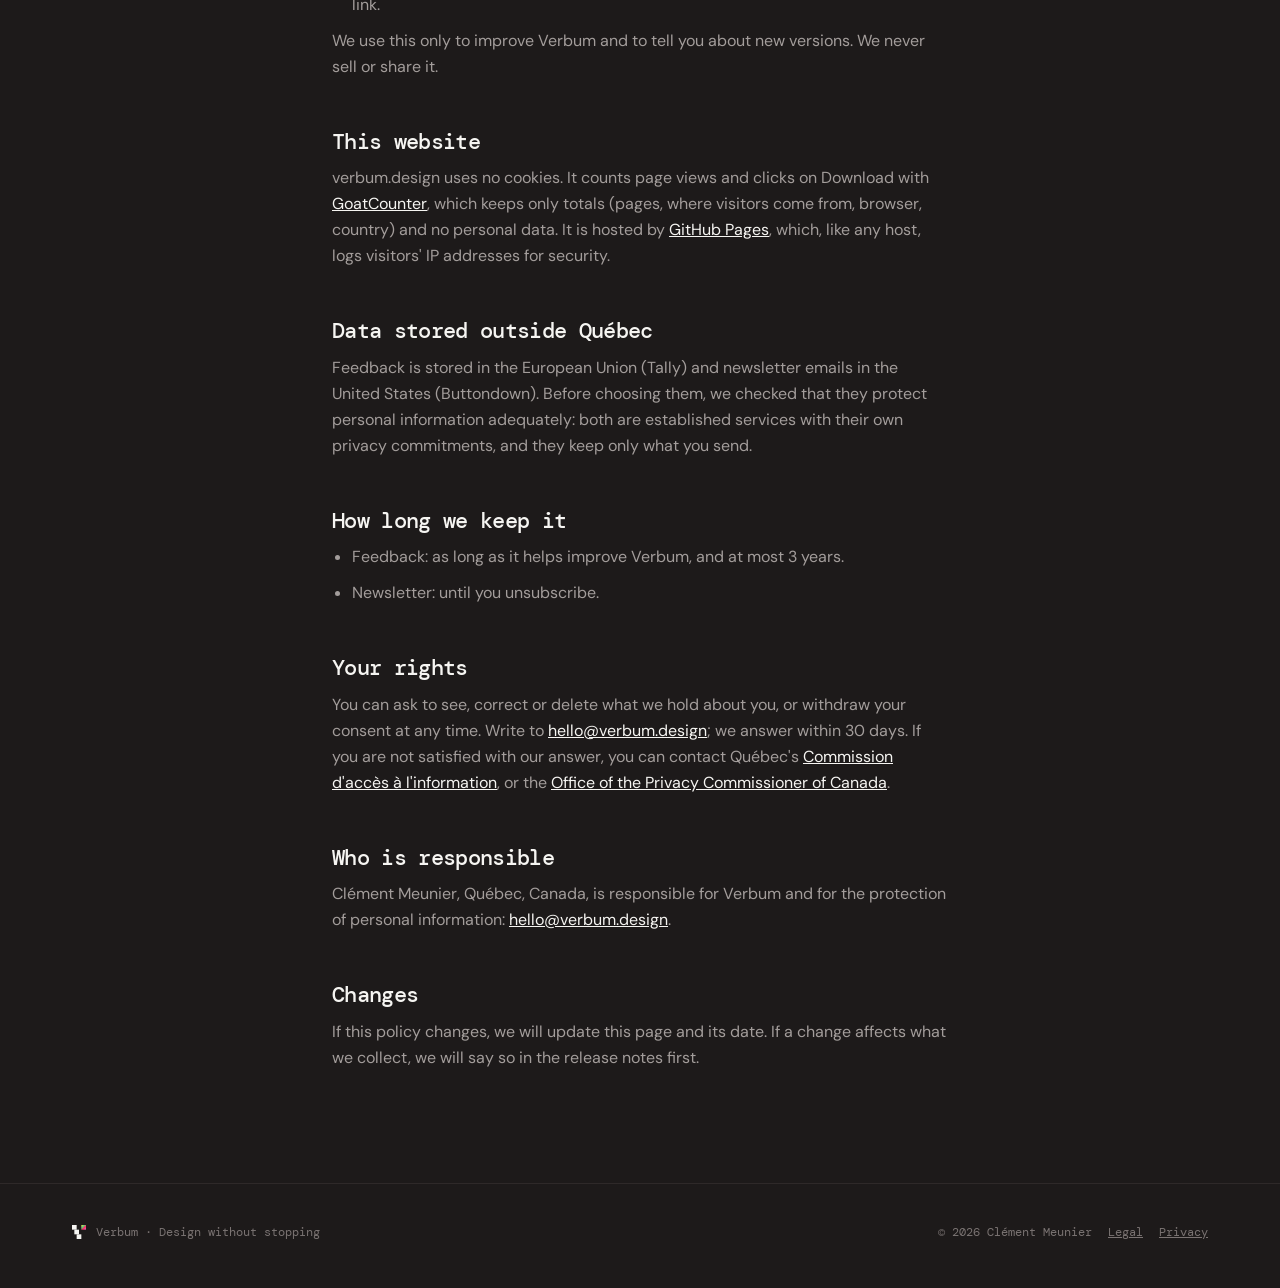
<file: privacy.html>
<!doctype html>
<html lang="en">
<head>
<meta charset="utf-8">
<meta name="viewport" content="width=device-width, initial-scale=1">
<title>Verbum — Privacy policy</title>
<meta name="description" content="What Verbum does with your data: what stays on your Mac, what goes to the AI provider you choose, and how to reach us.">
<link rel="canonical" href="https://verbum.design/privacy">
<link rel="icon" href="icon.png">
<meta name="theme-color" content="#1D1A1A">
<link rel="stylesheet" href="style.css">
<style>
  /* A long read: one narrow column, on the landing's identity (style.css). */
  .policy { max-width: 760px; margin: 0 auto; padding: 96px var(--gutter) 112px; }
  .policy h1 { font: 500 48px/54px var(--mono); letter-spacing: -0.04em; }
  .policy h2 { font: 500 22px/1.25 var(--mono); letter-spacing: -0.03em; margin: 48px 0 8px; }
  .policy p, .policy li { margin: 10px 0 0; color: var(--muted); line-height: 26px; }
  .policy ul { padding-left: 20px; margin: 8px 0 0; }
  .policy strong { font-weight: 500; color: var(--text); }
  .policy a { color: var(--text); }
  .policy code { font-size: 0.9em; }
</style>
<!-- Page views and Download clicks, counted by GoatCounter: no cookies, no personal data (see privacy). -->
<script data-goatcounter="https://verbum.goatcounter.com/count" async src="https://gc.zgo.at/count.js"></script>
</head>
<body>
<svg width="0" height="0" style="position:absolute" aria-hidden="true">
  <defs>
    <linearGradient id="paint" x1="0" y1="0" x2="1" y2="1"><stop offset="0" stop-color="#F9E94C"/><stop offset=".35" stop-color="#5CD27A"/><stop offset=".6" stop-color="#FF2D65"/><stop offset="1" stop-color="#E06BC3"/></linearGradient>
    <symbol id="pixel-v" viewBox="0 0 18 18"><rect width="6" height="6" fill="#F6F5F2"/><rect x="3" y="6" width="6" height="6" fill="#F6F5F2"/><rect x="6" y="12" width="6" height="6" fill="#F6F5F2"/><rect x="12" width="6" height="6" fill="url(#paint)"/></symbol>
  </defs>
</svg>

<header class="nav">
  <div class="wrap">
    <a class="brand" href="/"><svg aria-hidden="true"><use href="#pixel-v"/></svg>Verbum</a>
    <nav class="links" aria-label="Main">
      <a href="/#how">How it works</a>
      <a href="/#what">What it is</a>
      <a href="/#start">Get started</a>
      <a class="outline" href="https://github.com/cpdmeunier/verbum-releases/releases/latest/download/Verbum-mac-arm64.dmg" data-goatcounter-click="download-nav">Download</a>
    </nav>
  </div>
</header>

<main class="policy">

  <h1>Privacy policy</h1>
  <p class="mono faint" style="font-size:13px">Last updated: October 30, 2026</p>

  <p>Verbum is a Mac app that listens while you design and draws your screens in your design tool. It is made by Clément Meunier, in Québec, Canada. This page explains, in plain words, what happens to your data. In short: Verbum runs on your Mac, sends what you say and draw only to the AI provider you choose, and collects nothing about you unless you write to us or subscribe.</p>

  <h2>What stays on your Mac</h2>
  <ul>
    <li><strong>Your sessions</strong>: transcripts, instructions and end-of-session reports are saved in <code>Documents/Verbum</code> on your Mac. We never receive them.</li>
    <li><strong>Your API keys</strong>, if you add any, are kept in your Mac's keychain, never in a file.</li>
    <li><strong>The Figma plugin</strong> only talks to the Verbum app on your Mac, through a private key made for your copy.</li>
    <li><strong>Error logs</strong> stay on your Mac.</li>
  </ul>

  <h2>What leaves your Mac, and where it goes</h2>
  <ul>
    <li><strong>Speech recognition</strong> is done by macOS. When your Mac supports it, it happens on the device; otherwise macOS may send audio to Apple, under <a href="https://www.apple.com/legal/privacy/">Apple's privacy policy</a>.</li>
    <li><strong>The AI provider you choose</strong> (for example Anthropic, OpenAI, DeepSeek, or a model running on your own Mac) receives what is needed to draw: what you said, your instructions, the content of the screens being drawn, and, if you pick a project folder, the files your agent reads in it. This goes straight from your Mac to that provider, with your account or key, under that provider's terms and privacy policy. Verbum does not receive a copy.</li>
    <li><strong>Your agent</strong> (Claude Code, opencode or another), and <strong>your design tool</strong> (Figma, Paper or another) work under their own terms and privacy policies.</li>
    <li><strong>Updates</strong>: the app checks for a newer version through update.electronjs.org and downloads it from GitHub. Like any web request, these services see your IP address, the app's version and your Mac's platform.</li>
    <li><strong>Reports</strong>: the page that shows a session report loads a small text-formatting library from cdn.jsdelivr.net, which sees your IP address. The report itself is not sent.</li>
  </ul>
  <p>Verbum has no account, no tracking and no analytics.</p>

  <h2>What we receive, only if you choose to</h2>
  <ul>
    <li><strong>Feedback</strong>: when you use “Send feedback” or rate a session, a form opens in your browser. We receive only what you send: your rating, your message, the Verbum version and the design tool, and your email if you give it. Forms are handled by <a href="https://tally.so/help/privacy-policy">Tally</a> (Belgium, data stored in the European Union). Nothing is sent until you press Submit, and you can edit or remove what is filled in.</li>
    <li><strong>Release notes by email</strong>: if you subscribe, we keep your email address to send one short email per release. Emails are handled by <a href="https://buttondown.com/legal/privacy">Buttondown</a> (United States). You confirm by email before anything is sent, and every email has an unsubscribe link.</li>
  </ul>
  <p>We use this only to improve Verbum and to tell you about new versions. We never sell or share it.</p>

  <h2>This website</h2>
  <p>verbum.design uses no cookies. It counts page views and clicks on Download with <a href="https://www.goatcounter.com/help/privacy">GoatCounter</a>, which keeps only totals (pages, where visitors come from, browser, country) and no personal data. It is hosted by <a href="https://docs.github.com/en/site-policy/privacy-policies/github-general-privacy-statement">GitHub Pages</a>, which, like any host, logs visitors' IP addresses for security.</p>

  <h2>Data stored outside Québec</h2>
  <p>Feedback is stored in the European Union (Tally) and newsletter emails in the United States (Buttondown). Before choosing them, we checked that they protect personal information adequately: both are established services with their own privacy commitments, and they keep only what you send.</p>

  <h2>How long we keep it</h2>
  <ul>
    <li>Feedback: as long as it helps improve Verbum, and at most 3 years.</li>
    <li>Newsletter: until you unsubscribe.</li>
  </ul>

  <h2>Your rights</h2>
  <p>You can ask to see, correct or delete what we hold about you, or withdraw your consent at any time. Write to <a href="mailto:hello@verbum.design">hello@verbum.design</a>; we answer within 30 days. If you are not satisfied with our answer, you can contact Québec's <a href="https://www.cai.gouv.qc.ca/">Commission d'accès à l'information</a>, or the <a href="https://www.priv.gc.ca/">Office of the Privacy Commissioner of Canada</a>.</p>

  <h2>Who is responsible</h2>
  <p>Clément Meunier, Québec, Canada, is responsible for Verbum and for the protection of personal information: <a href="mailto:hello@verbum.design">hello@verbum.design</a>.</p>

  <h2>Changes</h2>
  <p>If this policy changes, we will update this page and its date. If a change affects what we collect, we will say so in the release notes first.</p>

</main>

<footer class="foot">
  <div class="wrap">
    <a class="brand" href="/"><svg aria-hidden="true"><use href="#pixel-v"/></svg>Verbum · Design without stopping</a>
    <nav aria-label="Legal"><span>© 2026 Clément Meunier</span><a href="legal">Legal</a><a href="privacy">Privacy</a></nav>
  </div>
</footer>
</body>
</html>
</file>
<file: style.css>
/* Verbum's identity (docs/design.md), shared by the landing, Legal and Privacy pages.
   Warm black, off-white, sharp corners; colour only says something. Fonts are served from here:
   the only thing loaded from another site is the GoatCounter page-view counter. */
@font-face { font-family: "DM Mono"; font-weight: 400; font-display: swap; src: url(fonts/dm-mono-latin-400-normal.woff2) format("woff2"); unicode-range: U+0000-00FF, U+0131, U+0152-0153, U+02BB-02BC, U+02C6, U+02DA, U+02DC, U+2000-206F, U+2074, U+20AC, U+2122, U+2191, U+2193, U+2212, U+2215, U+FEFF, U+FFFD; }
@font-face { font-family: "DM Mono"; font-weight: 500; font-display: swap; src: url(fonts/dm-mono-latin-500-normal.woff2) format("woff2"); unicode-range: U+0000-00FF, U+0131, U+0152-0153, U+02BB-02BC, U+02C6, U+02DA, U+02DC, U+2000-206F, U+2074, U+20AC, U+2122, U+2191, U+2193, U+2212, U+2215, U+FEFF, U+FFFD; }
@font-face { font-family: "DM Mono"; font-weight: 400; font-display: swap; src: url(fonts/dm-mono-latin-ext-400-normal.woff2) format("woff2"); unicode-range: U+0100-02AF, U+0304, U+0308, U+0329, U+1E00-1E9F, U+1EF2-1EFF, U+2020, U+20A0-20AB, U+20AD-20C0, U+2113, U+2C60-2C7F, U+A720-A7FF; }
@font-face { font-family: "DM Mono"; font-weight: 500; font-display: swap; src: url(fonts/dm-mono-latin-ext-500-normal.woff2) format("woff2"); unicode-range: U+0100-02AF, U+0304, U+0308, U+0329, U+1E00-1E9F, U+1EF2-1EFF, U+2020, U+20A0-20AB, U+20AD-20C0, U+2113, U+2C60-2C7F, U+A720-A7FF; }
@font-face { font-family: "DM Sans"; font-weight: 400; font-display: swap; src: url(fonts/dm-sans-latin-400-normal.woff2) format("woff2"); unicode-range: U+0000-00FF, U+0131, U+0152-0153, U+02BB-02BC, U+02C6, U+02DA, U+02DC, U+2000-206F, U+2074, U+20AC, U+2122, U+2191, U+2193, U+2212, U+2215, U+FEFF, U+FFFD; }
@font-face { font-family: "DM Sans"; font-weight: 500; font-display: swap; src: url(fonts/dm-sans-latin-500-normal.woff2) format("woff2"); unicode-range: U+0000-00FF, U+0131, U+0152-0153, U+02BB-02BC, U+02C6, U+02DA, U+02DC, U+2000-206F, U+2074, U+20AC, U+2122, U+2191, U+2193, U+2212, U+2215, U+FEFF, U+FFFD; }
@font-face { font-family: "DM Sans"; font-weight: 400; font-display: swap; src: url(fonts/dm-sans-latin-ext-400-normal.woff2) format("woff2"); unicode-range: U+0100-02AF, U+0304, U+0308, U+0329, U+1E00-1E9F, U+1EF2-1EFF, U+2020, U+20A0-20AB, U+20AD-20C0, U+2113, U+2C60-2C7F, U+A720-A7FF; }
@font-face { font-family: "DM Sans"; font-weight: 500; font-display: swap; src: url(fonts/dm-sans-latin-ext-500-normal.woff2) format("woff2"); unicode-range: U+0100-02AF, U+0304, U+0308, U+0329, U+1E00-1E9F, U+1EF2-1EFF, U+2020, U+20A0-20AB, U+20AD-20C0, U+2113, U+2C60-2C7F, U+A720-A7FF; }

:root {
  color-scheme: dark;
  --black: #1D1A1A;
  --deep: #110E0E;
  --line: #2E2929;
  --line-strong: #3A3434;
  --text: #F6F5F2;
  --muted: #A39D9B;
  --faint: #7A7372;
  --green: #5CD27A;
  --yellow: #F9E94C;
  --pink: #FF2D65;
  --act: linear-gradient(90deg, #FF2D65 0%, #A05D6F 84%, #8D6670 100%);
  --mono: "DM Mono", ui-monospace, Menlo, monospace;
  --sans: "DM Sans", -apple-system, BlinkMacSystemFont, "Segoe UI", sans-serif;
  --gutter: 72px;
}
* { box-sizing: border-box; }
html { scroll-behavior: smooth; }
@media (prefers-reduced-motion: reduce) { html { scroll-behavior: auto; } }
body { margin: 0; background: var(--black); color: var(--text); font: 16px/1.55 var(--sans); -webkit-font-smoothing: antialiased; }
h1, h2, h3, p { margin: 0; }
a { color: inherit; }
:focus-visible { outline: 1.5px solid var(--text); outline-offset: 3px; }
.wrap { max-width: 1440px; margin: 0 auto; padding: 0 var(--gutter); }
.mono { font-family: var(--mono); }
.muted { color: var(--muted); }
.faint { color: var(--faint); }
.sr-only { position: absolute; width: 1px; height: 1px; overflow: hidden; clip: rect(0 0 0 0); white-space: nowrap; }

/* Nav */
.nav { border-bottom: 1px solid var(--line); }
.nav .wrap { display: flex; align-items: center; justify-content: space-between; gap: 24px; padding-top: 24px; padding-bottom: 24px; }
.brand { display: flex; align-items: center; gap: 12px; font: 500 20px var(--mono); letter-spacing: -0.04em; text-decoration: none; }
.brand svg { width: 22px; height: 22px; }
.links { display: flex; align-items: center; gap: 36px; font: 500 12px var(--mono); letter-spacing: 0.08em; text-transform: uppercase; }
.links a { color: var(--muted); text-decoration: none; }
.links a:hover { color: var(--text); }
.links .outline { color: var(--text); border: 1px solid var(--line-strong); padding: 10px 16px; }
.links .outline:hover { border-color: var(--muted); }

/* Buttons and type */
.btn { display: inline-flex; align-items: center; gap: 12px; padding: 18px 26px; background: var(--act); color: var(--text); font: 500 15px var(--mono); letter-spacing: 0.02em; text-decoration: none; }
.btn:hover { filter: brightness(1.08); }
.h2 { font: 500 48px/54px var(--mono); letter-spacing: -0.04em; }
.h3 { font: 500 22px/1.25 var(--mono); letter-spacing: -0.03em; }
.lead { font-size: 20px; line-height: 31px; color: var(--muted); }
.label { font: 500 12px var(--mono); letter-spacing: 0.08em; text-transform: uppercase; color: var(--muted); }
.sq { width: 6px; height: 6px; flex-shrink: 0; display: inline-block; }
section { border-top: 1px solid var(--line); padding: 112px 0; }
section.deep { background: var(--deep); }
code, pre { font-family: var(--mono); }

/* Two columns: a title on the left, rows on the right */
.split { display: flex; gap: 96px; }
.split > :first-child { width: 520px; flex-shrink: 0; display: flex; flex-direction: column; gap: 28px; }
.split > :last-child { flex: 1; min-width: 0; border-top: 1px solid var(--line-strong); }

/* Footer */
.foot { border-top: 1px solid var(--line); }
.foot .wrap { display: flex; flex-wrap: wrap; justify-content: space-between; align-items: center; gap: 12px; padding-top: 40px; padding-bottom: 48px; font: 12px var(--mono); color: var(--faint); }
.foot .brand { font: 12px var(--mono); letter-spacing: 0; gap: 10px; }
.foot .brand svg { width: 14px; height: 14px; }
.foot nav { display: flex; gap: 16px; }
.foot a { color: var(--faint); }
.foot a:hover { color: var(--text); }

@media (max-width: 1100px) {
  :root { --gutter: 40px; }
  .split { flex-direction: column; gap: 48px; }
  .split > :first-child { width: auto; }
}
@media (max-width: 700px) {
  :root { --gutter: 16px; }
  section { padding: 72px 0; }
  .links a:not(.outline) { display: none; }
  .h2 { font-size: 36px; line-height: 40px; }
  .lead { font-size: 18px; line-height: 28px; }
}
</file>
